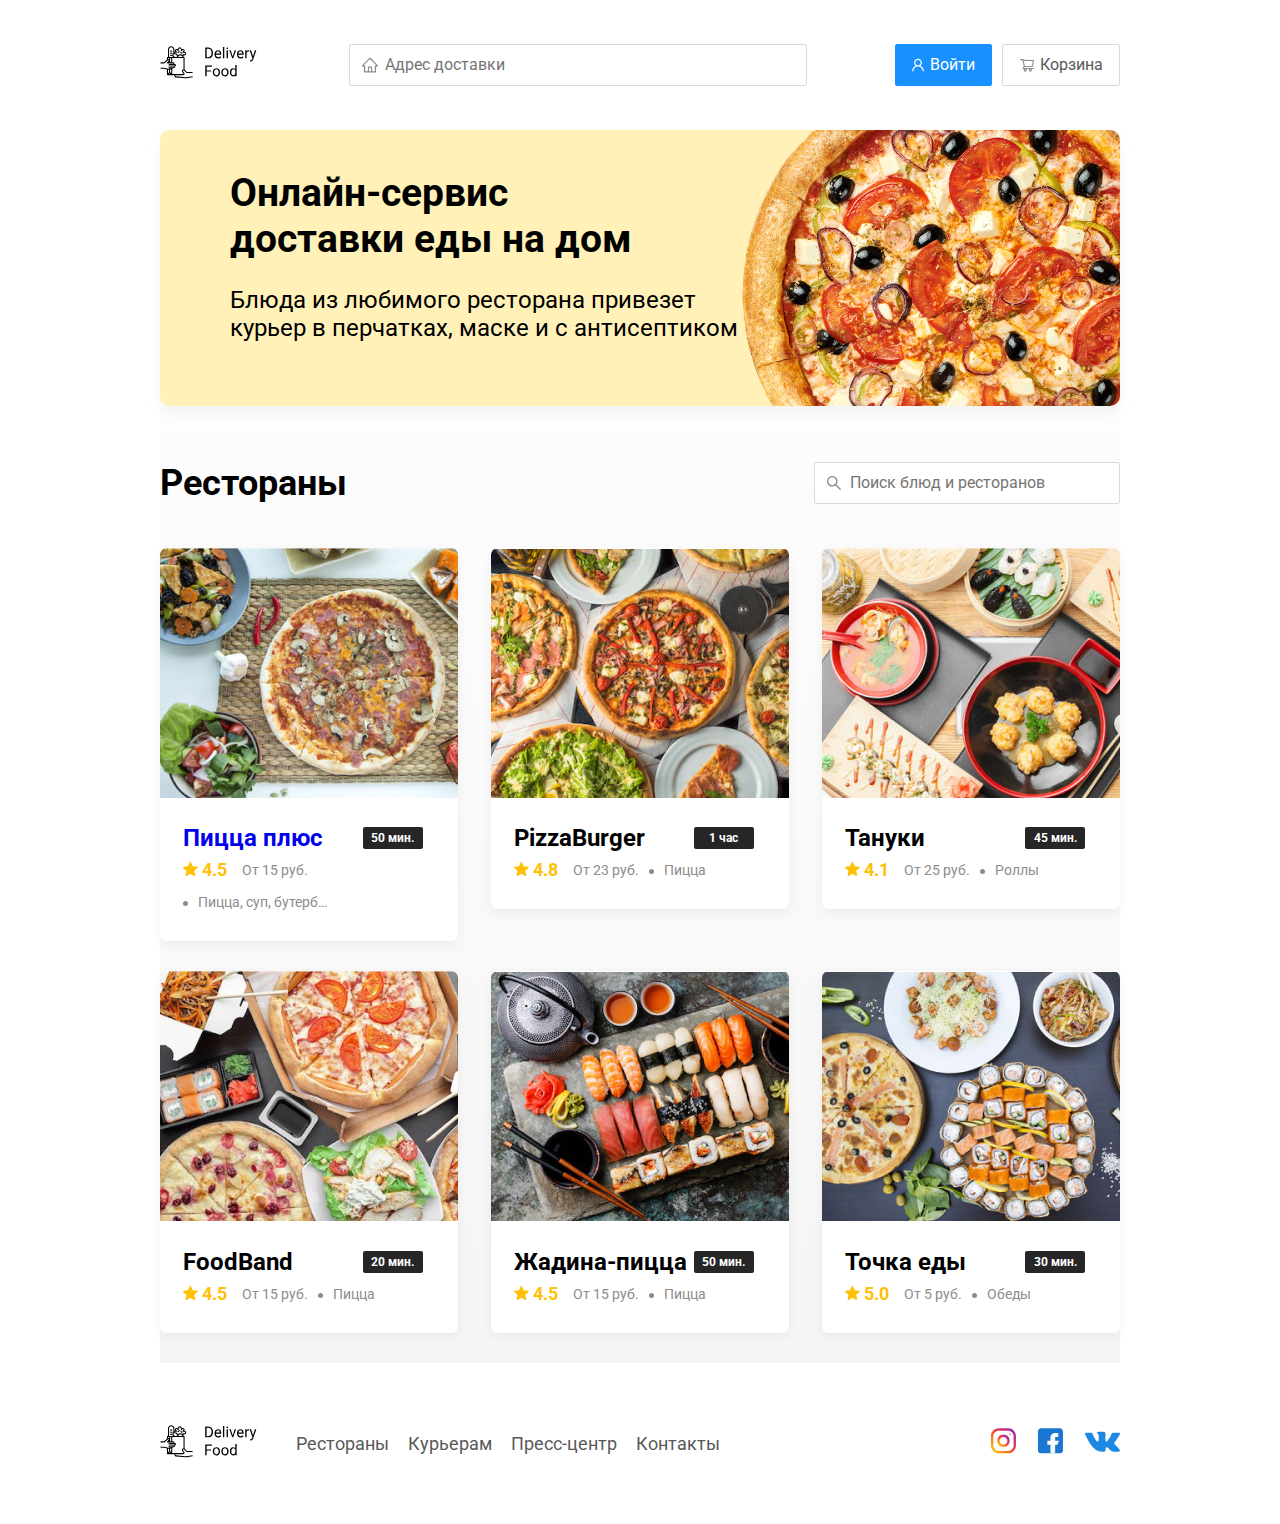
<file: index.html>
<!DOCTYPE html>
<html lang="en">
  <head>
    <meta charset="UTF-8" />
    <meta name="viewport" content="width=device-width, initial-scale=1.0" />
    <link rel="stylesheet" href="css/normalize.css" />
    <link
      href="https://fonts.googleapis.com/css?family=Roboto:400,700&display=swap&subset=cyrillic"
      rel="stylesheet"
    />
    <link rel="stylesheet" href="css/style.css" />
    <title>MyDeliveryClub</title>
  </head>
  <body>
    <div class="container">
      <header class="header">
        <a href="index.html">
          <img src="img/logo.svg" alt="logo" />
        </a>
        <input
          type="text"
          class="input input-adress"
          placeholder="Адрес доставки"
        />
        <div class="buttons">
          <button class="button button-primary">
            <img src="img/user.svg" alt="user" class="button-icon" />
            <span class="button-text">Войти</span>
          </button>
          <button class="button button-cart">
            <img src="img/cart.svg" alt="cart" class="button-icon" />
            <span class="button-text">Корзина</span>
          </button>
        </div>
      </header>
      <main class="main">
        <div class="container">
          <section class="promo">
            <h1 class="promo-title">
              Онлайн-сервис <br />
              доставки еды на дом
            </h1>
            <p class="promo-text">
              Блюда из любимого ресторана привезет курьер в перчатках, маске и с
              антисептиком
            </p>
          </section>
          <section class="restaurants">
            <div class="section-heading">
              <h2 class="section-title">Рестораны</h2>
              <input
                type="text"
                class="input input-search"
                placeholder="Поиск блюд и ресторанов"
              />
            </div>
            <div class="cards">
              <a href="restaurant.html" class="card">
                <img src="img/image.jpg" alt="image" class="card-image" />
                <div class="card-text">
                  <div class="card-heading">
                    <h3 class="card-title">Пицца плюс</h3>
                    <span class="card-tag tag">50 мин.</span>
                  </div>
                  <div class="card-info">
                    <div class="rating">4.5</div>
                    <div class="price">От 15 руб.</div>
                    <div class="category">Пицца, суп, бутерброды, роллы</div>
                  </div>
                </div>
              </a>
              <div class="card">
                <img src="img/pizzaburger.jpg" alt="image" class="card-image" />
                <div class="card-text">
                  <div class="card-heading">
                    <h3 class="card-title">PizzaBurger</h3>
                    <span class="card-tag tag">1 час</span>
                  </div>
                  <div class="card-info">
                    <div class="rating">4.8</div>
                    <div class="price">От 23 руб.</div>
                    <div class="category">Пицца</div>
                  </div>
                </div>
              </div>
              <div class="card">
                <img src="img/tanuki.jpg" alt="image" class="card-image" />
                <div class="card-text">
                  <div class="card-heading">
                    <h3 class="card-title">Тануки</h3>
                    <span class="card-tag tag">45 мин.</span>
                  </div>
                  <div class="card-info">
                    <div class="rating">4.1</div>
                    <div class="price">От 25 руб.</div>
                    <div class="category">Роллы</div>
                  </div>
                </div>
              </div>
              <div class="card">
                <img src="img/foodband.jpg" alt="image" class="card-image" />
                <div class="card-text">
                  <div class="card-heading">
                    <h3 class="card-title">FoodBand</h3>
                    <span class="card-tag tag">20 мин.</span>
                  </div>
                  <div class="card-info">
                    <div class="rating">4.5</div>
                    <div class="price">От 15 руб.</div>
                    <div class="category">Пицца</div>
                  </div>
                </div>
              </div>
              <div class="card">
                <img src="img/jadina.jpg" alt="image" class="card-image" />
                <div class="card-text">
                  <div class="card-heading">
                    <h3 class="card-title">Жадина-пицца</h3>
                    <span class="card-tag tag">50 мин.</span>
                  </div>
                  <div class="card-info">
                    <div class="rating">4.5</div>
                    <div class="price">От 15 руб.</div>
                    <div class="category">Пицца</div>
                  </div>
                </div>
              </div>
              <div class="card">
                <img src="img/tochka.jpg" alt="image" class="card-image" />
                <div class="card-text">
                  <div class="card-heading">
                    <h3 class="card-title">Точка еды</h3>
                    <span class="card-tag tag">30 мин.</span>
                  </div>
                  <div class="card-info">
                    <div class="rating">5.0</div>
                    <div class="price">От 5 руб.</div>
                    <div class="category">Обеды</div>
                  </div>
                </div>
              </div>
            </div>
          </section>
        </div>
      </main>
      <footer class="footer">
        <div class="container">
          <div class="footer-block">
            <a href="index.html">
              <img src="img/logo.svg" alt="logo" class="logo footer-logo" />
            </a>

            <nav class="footer-nav">
              <a href="#" class="footer-link">Рестораны</a>
              <a href="#" class="footer-link">Курьерам</a>
              <a href="#" class="footer-link">Пресс-центр</a>
              <a href="#" class="footer-link">Контакты</a>
            </nav>
            <div class="social-links">
              <a href="#" class="social-link"
                ><img src="img/social-instagram.svg" alt="instagram"
              /></a>
              <a href="#" class="social-link"
                ><img src="img/social-facebook.svg" alt="facebook"
              /></a>
              <a href="#" class="social-link"
                ><img src="img/social-vk.svg" alt="vk"
              /></a>
            </div>
          </div>
        </div>
      </footer>
    </div>
  </body>
</html>
</file>
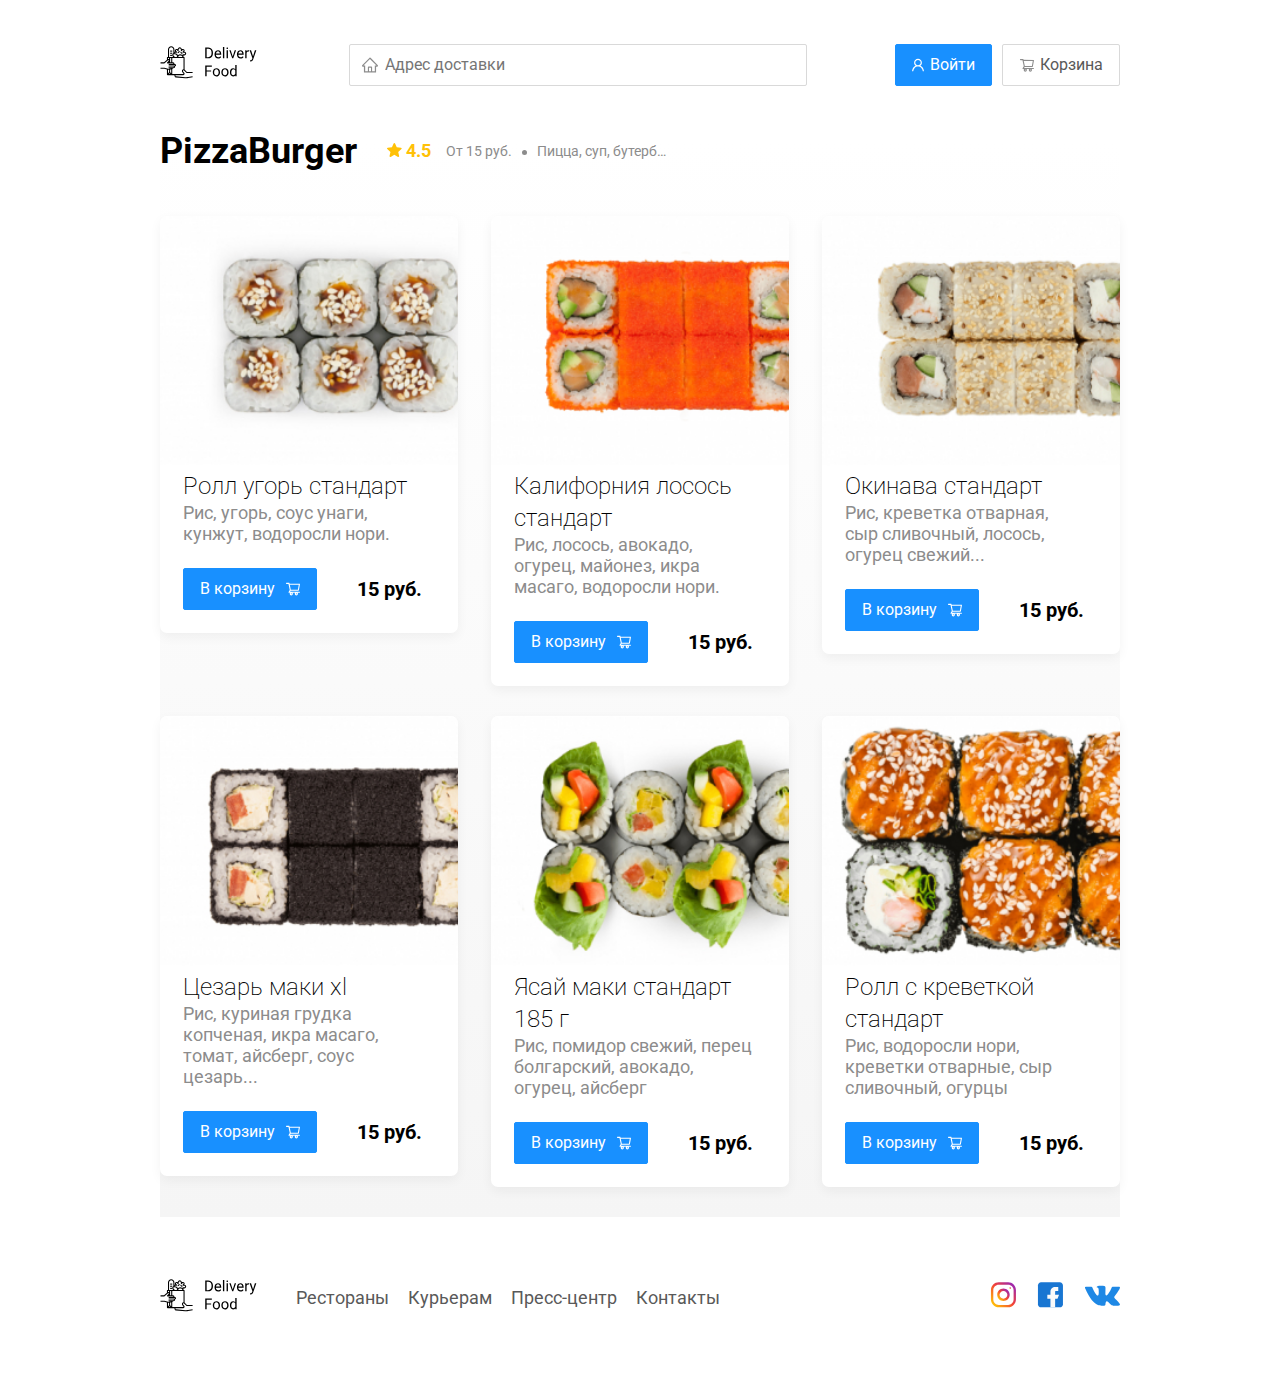
<file: restaurant.html>
<!DOCTYPE html>
<html lang="en">
  <head>
    <meta charset="UTF-8" />
    <meta name="viewport" content="width=device-width, initial-scale=1.0" />
    <link rel="stylesheet" href="css/normalize.css" />
    <link
      href="https://fonts.googleapis.com/css?family=Roboto:400,700&display=swap&subset=cyrillic"
      rel="stylesheet"
    />
    <link rel="stylesheet" href="css/style.css" />
    <title>PizzaBurger</title>
  </head>
  <body>
    <div class="container">
      <header class="header">
        <a href="index.html">
          <img src="img/logo.svg" alt="logo" />
        </a>
        <input
          type="text"
          class="input input-adress"
          placeholder="Адрес доставки"
        />
        <div class="buttons">
          <button class="button button-primary">
            <img src="img/user.svg" alt="user" class="button-icon" />
            <span class="button-text">Войти</span>
          </button>
          <button class="button button-cart">
            <img src="img/cart.svg" alt="cart" class="button-icon" />
            <span class="button-text">Корзина</span>
          </button>
        </div>
      </header>
      <main class="main">
        <div class="container">
          <section class="restaurants">
            <div class="section-heading">
              <h2 class="section-title">PizzaBurger</h2>
              <div class="card-info">
                <div class="rating">4.5</div>
                <div class="price">От 15 руб.</div>
                <div class="category">Пицца, суп, бутерброды, роллы</div>
              </div>
            </div>
            <div class="cards">
              <div class="card">
                <img src="img/roll.jpg" alt="image" class="card-image" />
                <div class="card-text card-text-notoppadding">
                  <div class="card-heading">
                    <h3 class="card-title card-title-reg">
                      Ролл угорь стандарт
                    </h3>
                  </div>
                  <div class="card-info">
                    <div class="ingredients">
                      Рис, угорь, соус унаги, кунжут, водоросли нори.
                    </div>
                  </div>
                  <div class="card-buttons">
                    <button class="button button-primary">
                      <span class="button-card-text">В корзину</span>
                      <img
                        src="img/cartw.svg"
                        alt="cart"
                        class="button-card-image"
                      />
                    </button>
                    <strong class="card-price-bold">15 руб.</strong>
                  </div>
                </div>
              </div>
              <div class="card">
                <img src="img/kalif.png" alt="image" class="card-image" />
                <div class="card-text card-text-notoppadding">
                  <div class="card-heading">
                    <h3 class="card-title card-title-reg">
                      Калифорния лосось стандарт
                    </h3>
                  </div>
                  <div class="card-info">
                    <div class="ingredients">
                      Рис, лосось, авокадо, огурец, майонез, икра масаго,
                      водоросли нори.
                    </div>
                  </div>
                  <div class="card-buttons">
                    <button class="button button-primary">
                      <span class="button-card-text">В корзину</span>
                      <img
                        src="img/cartw.svg"
                        alt="cart"
                        class="button-card-image"
                      />
                    </button>
                    <strong class="card-price-bold">15 руб.</strong>
                  </div>
                </div>
              </div>
              <div class="card">
                <img src="img/okinava.jpg" alt="image" class="card-image" />
                <div class="card-text card-text-notoppadding">
                  <div class="card-heading">
                    <h3 class="card-title card-title-reg">
                      Окинава стандарт
                    </h3>
                  </div>
                  <div class="card-info">
                    <div class="ingredients">
                      Рис, креветка отварная, сыр сливочный, лосось, огурец
                      свежий...
                    </div>
                  </div>
                  <div class="card-buttons">
                    <button class="button button-primary">
                      <span class="button-card-text">В корзину</span>
                      <img
                        src="img/cartw.svg"
                        alt="cart"
                        class="button-card-image"
                      />
                    </button>
                    <strong class="card-price-bold">15 руб.</strong>
                  </div>
                </div>
              </div>
              <div class="card">
                <img src="img/cezar.jpg" alt="image" class="card-image" />
                <div class="card-text card-text-notoppadding">
                  <div class="card-heading">
                    <h3 class="card-title card-title-reg">
                      Цезарь маки хl
                    </h3>
                  </div>
                  <div class="card-info">
                    <div class="ingredients">
                      Рис, куриная грудка копченая, икра масаго, томат, айсберг,
                      соус цезарь...
                    </div>
                  </div>
                  <div class="card-buttons">
                    <button class="button button-primary">
                      <span class="button-card-text">В корзину</span>
                      <img
                        src="img/cartw.svg"
                        alt="cart"
                        class="button-card-image"
                      />
                    </button>
                    <strong class="card-price-bold">15 руб.</strong>
                  </div>
                </div>
              </div>
              <div class="card">
                <img src="img/yasay.jpg" alt="image" class="card-image" />
                <div class="card-text card-text-notoppadding">
                  <div class="card-heading">
                    <h3 class="card-title card-title-reg">
                      Ясай маки стандарт 185 г
                    </h3>
                  </div>
                  <div class="card-info">
                    <div class="ingredients">
                      Рис, помидор свежий, перец болгарский, авокадо, огурец,
                      айсберг
                    </div>
                  </div>
                  <div class="card-buttons">
                    <button class="button button-primary">
                      <span class="button-card-text">В корзину</span>
                      <img
                        src="img/cartw.svg"
                        alt="cart"
                        class="button-card-image"
                      />
                    </button>
                    <strong class="card-price-bold">15 руб.</strong>
                  </div>
                </div>
              </div>
              <div class="card">
                <img src="img/rollkr.jpg" alt="image" class="card-image" />
                <div class="card-text card-text-notoppadding">
                  <div class="card-heading">
                    <h3 class="card-title card-title-reg">
                      Ролл с креветкой стандарт
                    </h3>
                  </div>
                  <div class="card-info">
                    <div class="ingredients">
                      Рис, водоросли нори, креветки отварные, сыр сливочный,
                      огурцы
                    </div>
                  </div>
                  <div class="card-buttons">
                    <button class="button button-primary">
                      <span class="button-card-text">В корзину</span>
                      <img
                        src="img/cartw.svg"
                        alt="cart"
                        class="button-card-image"
                      />
                    </button>
                    <strong class="card-price-bold">15 руб.</strong>
                  </div>
                </div>
              </div>
            </div>
          </section>
        </div>
      </main>
      <footer class="footer">
        <div class="container">
          <div class="footer-block">
            <a href="index.html">
              <img src="img/logo.svg" alt="logo" class="logo footer-logo" />
            </a>
            <nav class="footer-nav">
              <a href="#" class="footer-link">Рестораны</a>
              <a href="#" class="footer-link">Курьерам</a>
              <a href="#" class="footer-link">Пресс-центр</a>
              <a href="#" class="footer-link">Контакты</a>
            </nav>
            <div class="social-links">
              <a href="#" class="social-link"
                ><img src="img/social-instagram.svg" alt="instagram"
              /></a>
              <a href="#" class="social-link"
                ><img src="img/social-facebook.svg" alt="facebook"
              /></a>
              <a href="#" class="social-link"
                ><img src="img/social-vk.svg" alt="vk"
              /></a>
            </div>
          </div>
        </div>
      </footer>
    </div>
  </body>
</html>
</file>
<file: css/style.css>
* {
  box-sizing: border-box;
}
body {
  font-family: "Roboto", sans-serif;
  margin-top: 44px;
}
.container {
  max-width: 1200px;
  margin: auto;
}

.header {
  margin-bottom: 44px;
  display: flex;
  align-items: center;
  justify-content: space-between;
}
.input {
  background: #ffffff;
  border: 1px solid #d9d9d9;
  border-radius: 2px;
  padding: 8px;
  font-size: 16px;
  line-height: 24px;
  background-repeat: no-repeat;
  background-position: left 11px center;
  padding-left: 35px;
}
.input-adress {
  flex: 0.7;
  background-image: url(../img/home.svg);
}

.input-search {
  width: 306px;
  background-image: url(../img/search.svg);
  margin-left: auto;
}
.buttons {
  display: flex;
  align-items: center;
}

.button {
  display: flex;
  align-items: center;
  border-radius: 2px;
  padding: 8px 16px;
  box-shadow: 0px 0px 2px rgba(0, 0, 0, 0.0015);
  font-size: 16px;
  line-height: 24px;
}

.button-primary {
  background: #1890ff;
  border: 1px solid #1890ff;
  color: #ffffff;
  margin-right: 10px;
}

.button-cart {
  color: #595959;
  border: 1px solid #d9d9d9;
  background-color: #fff;
}

.button-icon {
  padding-right: 6px;
}
.main {
  background: linear-gradient(
    180deg,
    rgba(245, 245, 245, 0) 1.04%,
    #f5f5f5 100%
  );
  margin: 0;
}
.promo {
  box-shadow: 0px 7px 12px rgba(158, 158, 163, 0.1);
  background: #fff1b8 url(../img/promo-image.jpeg) no-repeat top -70px right -200px /700px;
  border-radius: 10px;
  padding: 40px 70px;
  margin-bottom: 56px;
}

.promo-text {
  max-width: 540px;
  font-size: 24px;
  line-height: 28px;
}

.promo-title {
  font-weight: bold;
  font-size: 39px;
  line-height: 46px;
  margin: 0;
}

.section-heading {
  display: flex;
  align-items: center;
  align-items: center;
}
.section-title {
  font-weight: bold;
  font-size: 36px;
  line-height: 42px;
  margin: 0;
  margin-right: 30px;
}

.cards {
  display: flex;
  margin-top: 44px;
  flex-wrap: wrap;
  align-items: flex-start;
  justify-content: space-between;
}
.card {
  background: #ffffff;
  box-shadow: 0px 4px 12px rgba(0, 0, 0, 0.05);
  border-radius: 7px;
  overflow: hidden;
  margin-bottom: 30px;
  flex-basis: 31%;
  text-decoration: none;
}

.card-image {
  width: 384px;
  height: 250px;
  object-fit: cover;
}

.card-text {
  padding: 20px 35px 23px 23px;
}
.card-text-notoppadding {
  padding-top: 0;
}

.card-heading {
  display: flex;
  justify-content: space-between;
  align-items: center;
}

.card-title {
  font-weight: bold;
  font-size: 24px;
  line-height: 32px;
  margin: 0;
}

.card-title-reg {
  font-weight: 200;
}

.card-buttons {
  margin-top: 24px;
  display: flex;
  align-items: center;
}

.button-card-text {
  margin-right: 10px;
}

.card-price-bold {
  margin-left: 30px;
  font-weight: bold;
  font-size: 20px;
  line-height: 32px;
}

.ingredients {
  line-height: 21px;
  font-size: 18px;
  color: #8c8c8c;
}
.card-tag {
  width: 60px;
  text-align: center;
  font-weight: bold;
  padding: 1px 8px;
  color: #fff;
  font-size: 12px;
  line-height: 20px;
  background: #262626;
  border-radius: 2px;
}

.card-info {
  display: flex;
  align-items: center;
  flex-wrap: wrap;
}

.rating {
  font-weight: bold;
  font-size: 18px;
  line-height: 32px;
  margin-right: 26px;
  color: #ffc107;
}
.rating::before {
  content: url(../img/star.svg);
  margin-right: 4px;
}

.price,
.category {
  font-size: 18px;
  line-height: 32px;
  color: #8c8c8c;
}
.category {
  text-overflow: ellipsis;
  overflow: hidden;
  white-space: nowrap;
  max-width: 150px;
}

.price {
  margin-right: 10px;
}

.category::before {
  content: "";
  color: #8c8c8c;
  width: 5px;
  height: 5px;
  background: #8c8c8c;
  display: inline-block;
  margin-right: 10px;
  vertical-align: middle;
  border-radius: 50%;
}

.footer {
  padding: 60px 0;
}

.footer-block {
  display: flex;
  align-items: center;
  justify-content: space-between;
}
.footer-nav {
  margin-right: auto;
  margin-left: 35px;
}

.footer-link {
  display: inline-block;
  font-size: 18px;
  line-height: 21px;
  color: #595959;
  text-decoration: none;
}

.footer-link:not(:last-child) {
  margin-right: 15px;
}

.social-links {
  display: flex;
  align-items: center;
}
.social-link:not(:last-child) {
  margin-right: 21px;
}

@media (max-width: 1366px) {
  .container {
    max-width: 960px;
  }
  .promo {
    background-size: 700px;
  }
  .rating {
    margin-right: 15px;
  }
  .category,
  .price {
    font-size: 14px;
  }
}

@media (max-width: 992px) {
  .container {
    max-width: 750px;
  }
  .promo {
    padding: 50px;
    background-size: 550px;
    background-position: center right -250px;
  }
  .promo-text {
    font-size: 18px;
    max-width: 450px;
  }
  .card-text {
    padding: 10px;
  }
  .card-tag {
    padding: 1px 4px;
  }
  .card {
    flex-basis: 49%;
  }
  .footer-link {
    font-size: 16px;
  }
}

@media (max-width: 768px) {
  .container {
    max-width: 620px;
  }
  .footer-link {
    font-size: 14px;
  }
  .footer-link:not(:last-child) {
    margin-right: 10px;
  }
  .promo {
    padding: 30px 50px;
    background-size: 330px;
    background-position: center right -120px;
  }
  .promo-text {
    font-size: 18px;
    max-width: 400px;
  }
}

@media (max-width: 578px) {
  .container {
    max-width: 90%;
  }
  .header {
    flex-wrap: wrap;
  }
  .input-adress {
    order: 5;
    margin-top: 15px;
    flex: 1;
  }
  .promo-title {
    line-height: 32px;
    font-size: 32px;
  }
  .promo-text {
    font-size: 16px;
  }
  .promo {
    margin: 10px 10px;
    background-image: none;
    padding: 20px;
  }
  .section-title {
    font-size: 24px;
  }
  .card {
    flex-basis: 100%;
  }
  .card-image {
    width: 100%;
  }
}
</file>
